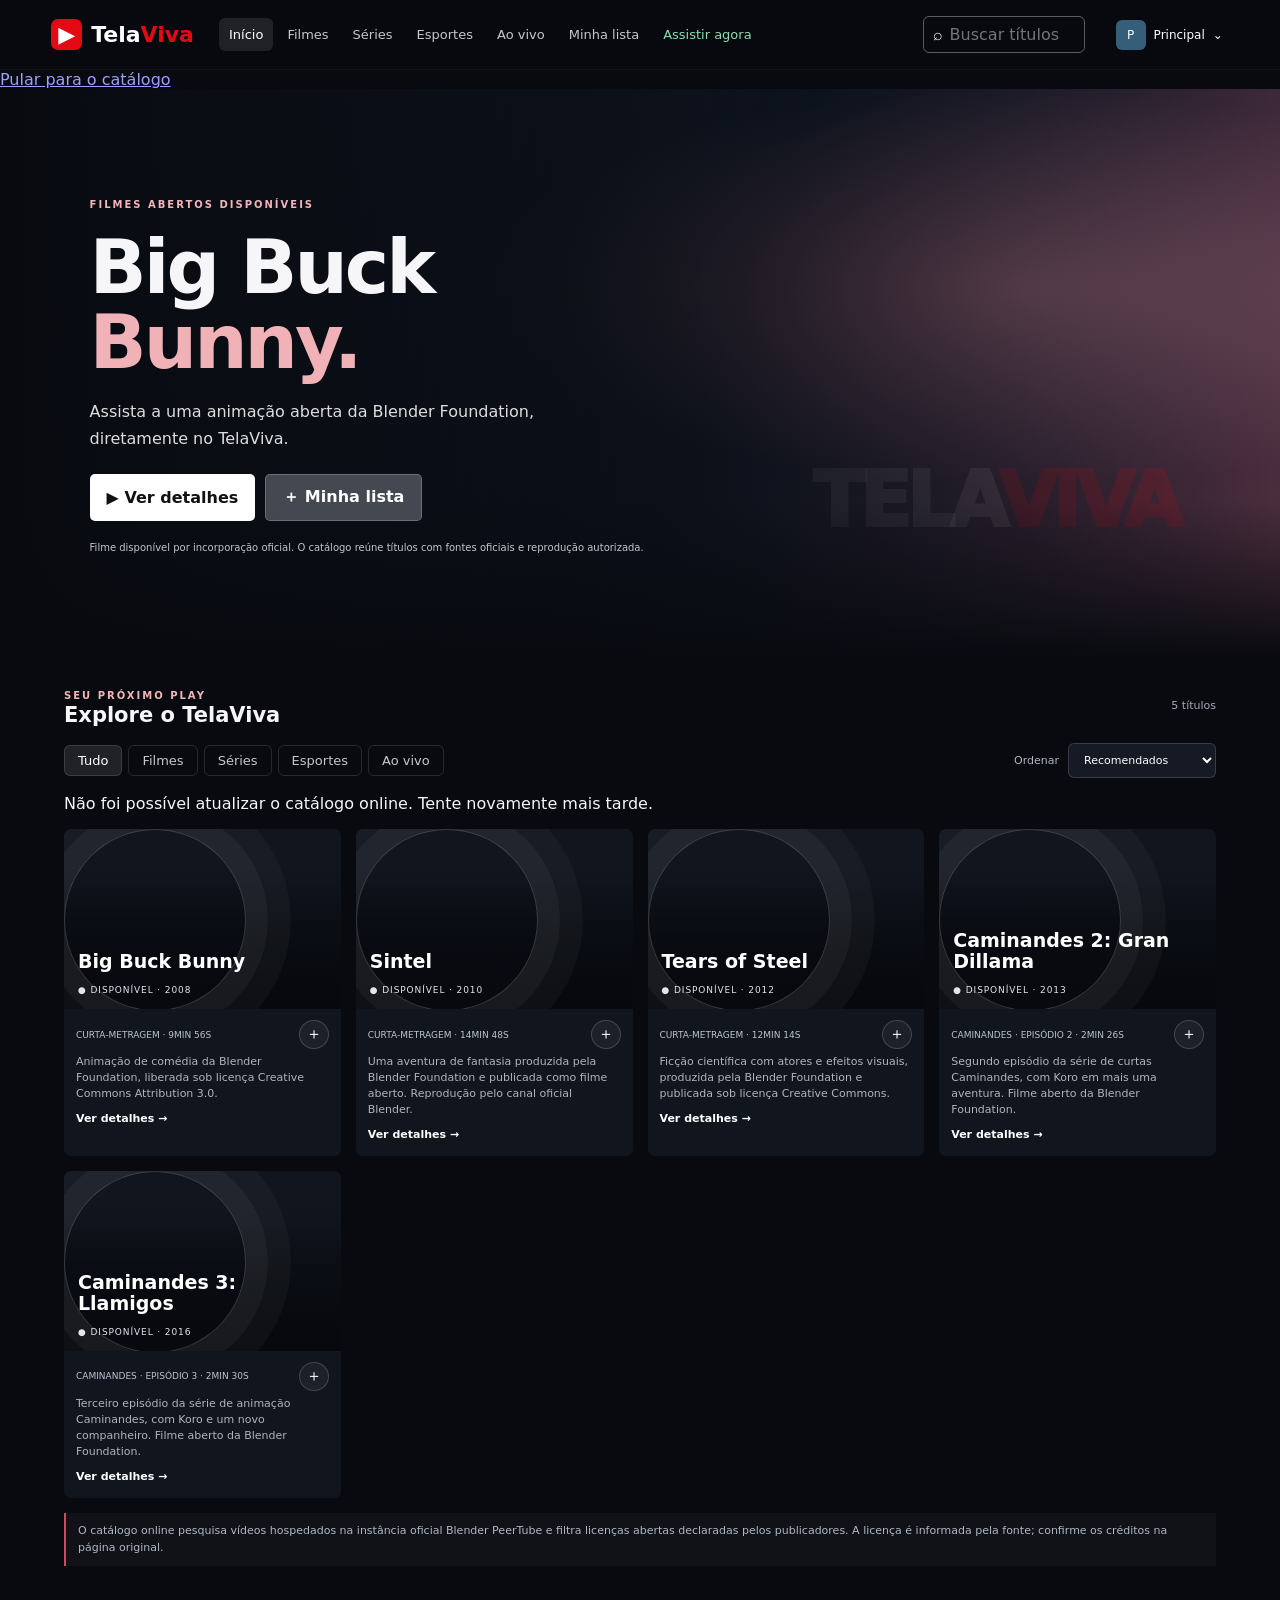
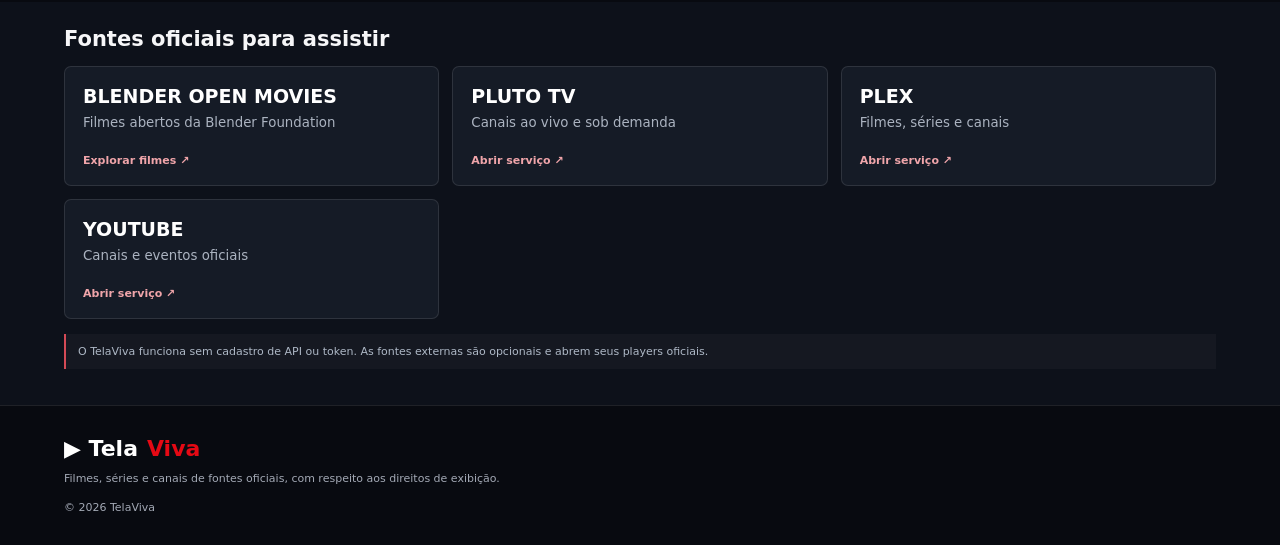
<file: index.html>
<!doctype html><html lang="pt-BR"><head><meta charset="utf-8"><meta name="viewport" content="width=device-width,initial-scale=1,viewport-fit=cover"><meta name="theme-color" content="#080a10"><meta name="description" content="TelaViva: experiência de streaming com fontes autorizadas."><link rel="manifest" href="manifest.webmanifest"><link rel="icon" href="icon.svg"><link rel="stylesheet" href="styles.css"><title>TelaViva | Streaming</title></head><body>
<header class="topbar"><a class="brand" href="#inicio"><span class="brand-mark">▶</span><span>Tela<span>Viva</span></span></a><nav class="main-nav"><button class="nav-link active" data-view="inicio">Início</button><button class="nav-link" data-view="filmes">Filmes</button><button class="nav-link" data-view="series">Séries</button><button class="nav-link" data-view="esportes">Esportes</button><button class="nav-link" data-view="ao-vivo">Ao vivo</button><button class="nav-link" data-view="favoritos">Minha lista</button><button class="nav-link" data-view="disponiveis">Assistir agora</button></nav><label class="search">⌕ <input id="search" type="search" placeholder="Buscar títulos" aria-label="Buscar títulos"></label><button class="profile-button" id="profile-button"><span id="profile-avatar">P</span><span id="profile-name">Principal</span>⌄</button></header>
<a class="skip-link" href="#catalogo">Pular para o catálogo</a><main id="inicio"><section class="hero"><div class="hero-copy"><span class="eyebrow">FILMES ABERTOS DISPONÍVEIS</span><h1>Big Buck<br><em>Bunny.</em></h1><p>Assista a uma animação aberta da Blender Foundation, diretamente no TelaViva.</p><div class="hero-actions"><button class="primary" id="hero-details">▶ Ver detalhes</button><button class="secondary" id="hero-list">＋ Minha lista</button></div><small>Filme disponível por incorporação oficial. O catálogo reúne títulos com fontes oficiais e reprodução autorizada.</small></div><div class="hero-art">TELA<span>VIVA</span></div></section>
<section class="continue-section" id="continue-section" hidden><div class="section-heading"><h2>Continue assistindo</h2></div><div class="rail" id="continue-rail"></div></section>
<section class="section" id="catalogo"><div class="section-heading"><div><span class="eyebrow">SEU PRÓXIMO PLAY</span><h2 id="section-title">Explore o TelaViva</h2></div><span id="result-count"></span></div><div class="filters"><button class="filter active" data-filter="todos">Tudo</button><button class="filter" data-filter="filmes">Filmes</button><button class="filter" data-filter="series">Séries</button><button class="filter" data-filter="esportes">Esportes</button><button class="filter" data-filter="ao-vivo">Ao vivo</button><label class="sort-control">Ordenar <select id="sort-order" aria-label="Ordenar catálogo"><option value="recommended">Recomendados</option><option value="az">A a Z</option><option value="za">Z a A</option></select></label></div><p class="search-status" id="search-status" role="status" aria-live="polite"></p><div class="catalog-grid" id="cards" aria-live="polite"></div><p class="catalog-note" id="catalog-note">O catálogo online pesquisa vídeos hospedados na instância oficial Blender PeerTube e filtra licenças abertas declaradas pelos publicadores. A licença é informada pela fonte; confirme os créditos na página original.</p></section>
<section class="section providers"><div class="section-heading"><h2>Fontes oficiais para assistir</h2></div><div class="provider-grid"><a class="provider-card" href="https://video.blender.org/videos/browse?sort=-trending" target="_blank" rel="noopener noreferrer"><strong>BLENDER OPEN MOVIES</strong><small>Filmes abertos da Blender Foundation</small><span>Explorar filmes ↗</span></a><a class="provider-card" href="https://pluto.tv/br" target="_blank" rel="noopener noreferrer"><strong>PLUTO TV</strong><small>Canais ao vivo e sob demanda</small><span>Abrir serviço ↗</span></a><a class="provider-card" href="https://watch.plex.tv/" target="_blank" rel="noopener noreferrer"><strong>PLEX</strong><small>Filmes, séries e canais</small><span>Abrir serviço ↗</span></a><a class="provider-card" href="https://www.youtube.com/" target="_blank" rel="noopener noreferrer"><strong>YOUTUBE</strong><small>Canais e eventos oficiais</small><span>Abrir serviço ↗</span></a></div><p class="catalog-note">O TelaViva funciona sem cadastro de API ou token. As fontes externas são opcionais e abrem seus players oficiais.</p></section></main>
<footer><a class="brand" href="#inicio">▶ Tela<span>Viva</span></a><p>Filmes, séries e canais de fontes oficiais, com respeito aos direitos de exibição.</p><small>© 2026 TelaViva</small></footer>
<div class="modal-backdrop" id="details-modal" hidden><section class="details-modal" role="dialog" aria-modal="true"><button class="modal-close" data-close>×</button><div class="modal-art" id="modal-art"></div><div class="modal-info"><span class="eyebrow" id="modal-type"></span><h2 id="modal-title"></h2><p id="modal-description"></p><button class="primary" id="modal-play">▶ Reproduzir</button> <button class="secondary" id="modal-favorite">＋ Minha lista</button><a class="secondary availability-link" id="modal-availability" hidden target="_blank" rel="noopener noreferrer">Onde assistir ↗</a><a class="text-action modal-source" id="modal-source" hidden target="_blank" rel="noopener noreferrer">Ver página original e licença ↗</a><small id="modal-note"></small></div></section></div>
<div class="player-backdrop" id="player-modal" hidden><section class="player-window" role="dialog" aria-modal="true"><div class="player-top"><strong id="player-title">TelaViva Player</strong><div class="player-actions"><button class="player-fullscreen" id="player-fullscreen" type="button">Tela cheia</button><button class="modal-close" data-player-close>×</button></div></div><div id="player-media"><video id="video-player" controls playsinline></video></div><p id="player-message" role="status" aria-live="polite">Filmes e episódios com reprodução oficial conectada.</p><a id="player-fallback" class="text-action" hidden target="_blank" rel="noopener noreferrer">Abrir no YouTube ↗</a></section></div>
<div class="profile-backdrop" id="profile-modal" hidden><section class="profile-dialog" role="dialog" aria-modal="true"><button class="modal-close" data-profile-close>×</button><span class="eyebrow">QUEM ESTÁ ASSISTINDO?</span><h2>Escolha seu perfil</h2><div id="profiles" class="profiles"></div><form id="new-profile"><input id="new-profile-name" maxlength="18" placeholder="Nome do novo perfil" required><button class="primary">Adicionar</button></form></section></div><div class="toast" id="toast" role="status"></div><script src="app.js" defer></script></body></html>
</file>
<file: styles.css>
:root{color-scheme:dark;--bg:#080a10;--panel:#141821;--text:#f6f6f8;--muted:#a3a9b5;--red:#e50914;--line:#ffffff18}*{box-sizing:border-box}html{scroll-behavior:smooth}body{margin:0;background:var(--bg);color:var(--text);font-family:Inter,system-ui,sans-serif}button,input{font:inherit;cursor:pointer}.topbar{min-height:70px;padding:10px clamp(15px,4vw,60px);display:flex;align-items:center;gap:25px;position:sticky;top:0;z-index:10;background:#080a10ed;backdrop-filter:blur(16px);border-bottom:1px solid #ffffff0b}.brand{display:flex;gap:9px;align-items:center;text-decoration:none;color:white;font-size:22px;font-weight:900;white-space:nowrap}.brand>span:last-child>span,footer .brand span:last-child{color:var(--red)}.brand-mark{background:var(--red);width:31px;height:31px;display:grid;place-items:center;border-radius:7px}.main-nav{display:flex;gap:4px;flex:1;overflow:auto}.nav-link,.filter{background:none;border:0;color:#c4c7ce;padding:9px 10px;border-radius:6px;white-space:nowrap;font-size:13px}.nav-link.active,.nav-link:hover,.filter.active{background:#ffffff19;color:white}.search{display:flex;align-items:center;gap:7px;border:1px solid #ffffff55;padding:0 9px;border-radius:6px}.search input{width:125px;padding:8px 0;border:0;outline:0;background:transparent;color:white}.profile-button{display:flex;align-items:center;gap:8px;background:none;border:0;color:white;font-size:12px;white-space:nowrap}.profile-button span:first-child{width:30px;height:30px;background:#355e79;border-radius:6px;display:grid;place-items:center}.hero{min-height:450px;height:min(65vw,570px);display:flex;align-items:center;padding:50px clamp(22px,7vw,100px);position:relative;overflow:hidden;background:radial-gradient(ellipse at 80% 35%,#704c5d,transparent 38%),linear-gradient(110deg,#24354a,#111b2a 55%,#512f40)}.hero:after{content:"";position:absolute;inset:0;background:linear-gradient(90deg,#080a10 0%,#080a10ce 43%,transparent),linear-gradient(0deg,var(--bg),transparent 28%)}.hero-copy{position:relative;z-index:1;max-width:580px}.eyebrow{font-size:10px;letter-spacing:2px;font-weight:850;color:#f2b6b9}.hero h1{font-size:clamp(43px,6vw,75px);line-height:1;letter-spacing:-3px;margin:18px 0}.hero h1 em{font-style:normal;color:#f0b2b7}.hero-copy p{max-width:450px;line-height:1.7;color:#ddd}.hero-actions{display:flex;gap:10px;margin:22px 0 15px}.primary,.secondary{border:0;padding:12px 17px;border-radius:5px;font-weight:850}.primary{background:white;color:#111}.secondary{background:#6b707a99;color:white;border:1px solid #ffffff35}.hero-copy small{font-size:10px;color:#c4c6cd}.hero-art{position:absolute;right:8%;bottom:20%;font-size:clamp(40px,6vw,76px);font-weight:1000;letter-spacing:-5px;color:#ffffff19}.hero-art span{color:#e509142e}.section,.continue-section{padding:25px clamp(18px,5vw,72px)}.section-heading{display:flex;justify-content:space-between;align-items:center;margin-bottom:15px}.section-heading h2{font-size:21px;margin:0}.section-heading>span{font-size:11px;color:var(--muted)}.filters{display:flex;gap:6px;margin:16px 0}.filter{border:1px solid #ffffff20;padding:7px 13px}.catalog-grid,.rail{display:grid;grid-template-columns:repeat(4,minmax(0,1fr));gap:15px}.content-card{min-width:0;background:#11151e;border-radius:7px;overflow:hidden;transition:transform .2s}.content-card:hover{transform:scale(1.025)}.poster{width:100%;height:180px;border:0;padding:14px;text-align:left;display:flex;flex-direction:column;justify-content:end;gap:6px;color:white;background:linear-gradient(135deg,var(--c1),var(--c2));position:relative;overflow:hidden}.poster:before{content:"";position:absolute;inset:0;background:linear-gradient(0deg,#06080de8,transparent 80%)}.poster:after{content:"";position:absolute;width:180px;height:180px;border:1px solid #ffffff30;border-radius:50%;right:-70px;top:-60px;box-shadow:0 0 0 22px #ffffff0a,0 0 0 45px #ffffff08}.poster strong,.poster span{position:relative;z-index:1}.poster strong{font-size:19px;line-height:1.1}.poster span{font-size:9px;letter-spacing:1px}.card-body{padding:11px 12px}.card-top{display:flex;justify-content:space-between;align-items:center;gap:7px}.tag{font-size:9px;color:#bbc4d1;text-transform:uppercase}.save{width:30px;height:29px;border:1px solid #ffffff2b;border-radius:50%;background:#ffffff0d;color:white}.card-body p{font-size:11px;color:#aeb5c0;line-height:1.45;min-height:46px;margin:5px 0}.text-action{border:0;background:none;color:white;font-size:11px;font-weight:800;padding:4px 0}.progress-track{height:3px;background:#555}.progress-track span{height:100%;display:block;background:var(--red)}.catalog-note{font-size:10px;color:#89919f;line-height:1.6;margin-top:15px}.providers{background:#0d111a}.provider-grid{display:grid;grid-template-columns:repeat(3,1fr);gap:13px}.provider-card{min-height:120px;border:1px solid #ffffff1b;border-radius:7px;padding:18px;display:flex;flex-direction:column;gap:8px;text-decoration:none;color:white;background:#151b26}.provider-card strong{font-size:19px}.provider-card small{color:#abb3c0}.provider-card span{margin-top:auto;color:#f0a5aa;font-size:11px;font-weight:800}.empty{grid-column:1/-1;color:var(--muted);padding:30px;background:var(--panel)}footer{padding:30px clamp(18px,5vw,72px);border-top:1px solid var(--line)}footer p,footer small{font-size:11px;color:var(--muted)}.modal-backdrop,.player-backdrop,.profile-backdrop{position:fixed;inset:0;z-index:30;background:#000d;display:grid;place-items:center;padding:18px}.modal-backdrop[hidden],.player-backdrop[hidden],.profile-backdrop[hidden]{display:none}.details-modal,.player-window,.profile-dialog{position:relative;width:min(700px,100%);background:#151a24;border:1px solid #ffffff20;border-radius:10px;overflow:hidden}.modal-close{position:absolute;right:12px;top:12px;z-index:2;border:0;border-radius:50%;width:36px;height:36px;background:#080a10d9;color:white;font-size:25px}.modal-art{height:210px;background:linear-gradient(120deg,#30435b,#a65c69)}.modal-info{padding:23px}.modal-info h2,.profile-dialog h2{font-size:27px;margin:9px 0}.modal-info p,.player-window p{font-size:12px;color:#b8c0cc;line-height:1.7}.modal-info small{display:block;margin-top:15px;color:#9aa4b2;font-size:10px}.player-window{padding:15px;width:min(900px,100%)}.player-top{padding:5px 45px 15px 5px}.player-window .modal-close{top:8px}.player-window video{width:100%;max-height:65vh;background:#000}.profile-dialog{padding:28px;width:min(480px,100%)}.profiles{display:grid;grid-template-columns:repeat(3,1fr);gap:10px;margin:20px 0}.profile-choice{background:none;border:1px solid #ffffff1c;border-radius:7px;color:white;padding:12px 5px;display:grid;justify-items:center;gap:8px}.profile-choice span{width:52px;height:52px;border-radius:7px;background:#426078;display:grid;place-items:center;font-size:22px}.profile-choice strong{font-size:11px}.profile-dialog form{display:flex;gap:8px}.profile-dialog input{min-width:0;flex:1;background:#080a10;border:1px solid #ffffff30;border-radius:5px;padding:10px;color:white}.profile-dialog form .primary{font-size:11px;padding:10px}.toast{position:fixed;bottom:20px;left:50%;transform:translate(-50%,15px);opacity:0;z-index:50;background:white;color:#111;padding:12px 18px;border-radius:6px;font-size:12px;font-weight:800;transition:.2s}.toast.show{opacity:1;transform:translate(-50%,0)}button:focus-visible,a:focus-visible,input:focus-visible{outline:3px solid #f1b3b8;outline-offset:3px}@media(max-width:1000px){.topbar{flex-wrap:wrap;gap:12px}.main-nav{order:3;flex-basis:100%}.search{margin-left:auto}.catalog-grid,.rail{grid-template-columns:repeat(3,minmax(0,1fr))}}@media(max-width:680px){.hero{height:420px;min-height:420px;padding:28px 22px}.hero:after{background:linear-gradient(90deg,#080a10e8,#080a1099),linear-gradient(0deg,var(--bg),transparent 40%)}.hero h1{font-size:48px}.catalog-grid,.rail{grid-template-columns:repeat(2,minmax(0,1fr));gap:10px}.poster{height:145px}.search{order:2;width:100%}.search input{width:100%}.profile-button{margin-left:auto}.section{padding:22px 14px}.provider-grid{grid-template-columns:1fr}.nav-link{font-size:11px;padding:8px 7px}}@media(max-width:380px){.catalog-grid,.rail{grid-template-columns:1fr}.poster{height:185px}.profile-dialog form{flex-direction:column}}
#player-media iframe{display:block;width:100%;aspect-ratio:16/9;min-height:220px;border:0;background:#000}#player-media video{display:block;width:100%;max-height:65vh;background:#000}

/* TelaViva product-quality pass */
.filters{align-items:center;flex-wrap:wrap}
.sort-control{margin-left:auto;display:flex;align-items:center;gap:9px;color:#aeb8c6;font-size:11px}
.sort-control select{background:#151a24;color:#fff;border:1px solid #ffffff26;border-radius:6px;padding:9px 30px 9px 11px;font:inherit}
.poster{position:relative;overflow:hidden;text-align:left}
.poster:after{content:"";position:absolute;inset:0;background:linear-gradient(0deg,#080a10d9,transparent 68%);pointer-events:none}
.poster strong,.poster span{position:relative;z-index:1}
.poster span{display:block;margin-top:7px;font-size:9px;letter-spacing:.1em;color:#e1e7ed}
.content-card{transition:transform .2s ease,border-color .2s ease}
.content-card:hover{transform:translateY(-3px)}
.catalog-note{border-left:2px solid #d34a56;padding:9px 12px;background:#ffffff08;color:#aeb8c6;font-size:11px;line-height:1.6}
.player-actions{display:flex;align-items:center;gap:12px}
.player-fullscreen{border:1px solid #ffffff2b;background:#ffffff0c;color:#fff;padding:8px 12px;border-radius:5px;font-size:11px}
.player-top{display:flex;justify-content:space-between;align-items:center;padding-right:48px}
.player-window .modal-close{top:8px}
.nav-link{white-space:nowrap}
.nav-link[data-view="disponiveis"]{color:#8ce0b1}
.profile-choice[aria-current="true"]{border-color:#d34a56;background:#d34a5614}
@media(max-width:1000px){.main-nav{overflow-x:auto;flex-wrap:nowrap;padding-bottom:5px}.main-nav::-webkit-scrollbar{height:3px}}
@media(max-width:680px){.sort-control{margin-left:0;width:100%;justify-content:space-between}.sort-control select{flex:1}.player-top{padding-right:42px}.player-actions{gap:6px}.player-fullscreen{font-size:10px;padding:7px}}
@media(prefers-reduced-motion:reduce){.content-card{transition:none}.content-card:hover{transform:none}}
</file>
